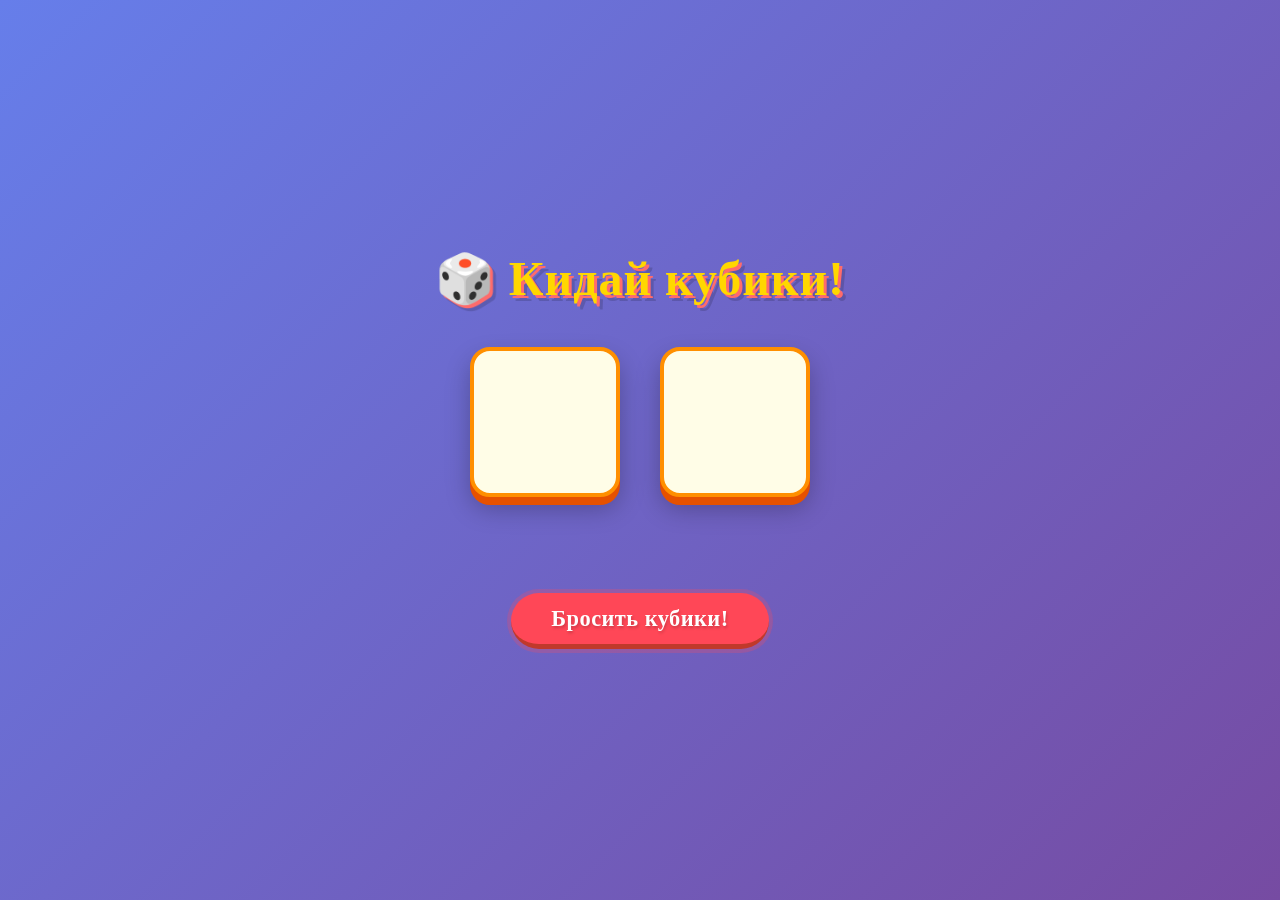
<file: Practice 3/dice-randomizer/index.html>
<!DOCTYPE html>
<html lang="ru">
<head>
  <meta charset="UTF-8">
  <meta name="viewport" content="width=device-width, initial-scale=1.0">
  <title>🎲 Dice Randomizer</title>
  <link rel="stylesheet" href="style.css">
</head>
<body>
  <main class="container">
    <h1>🎲 Кидай кубики!</h1>
    <section class="dice-area">
      <div class="die" id="die-1"></div>
      <div class="die" id="die-2"></div>
    </section>
    <p class="sum-display" id="sum-display"></p>
    <button class="roll-button" id="roll-button">Бросить кубики!</button>
  </main>
  <script src="app.js"></script>
</body>
</html>
</file>
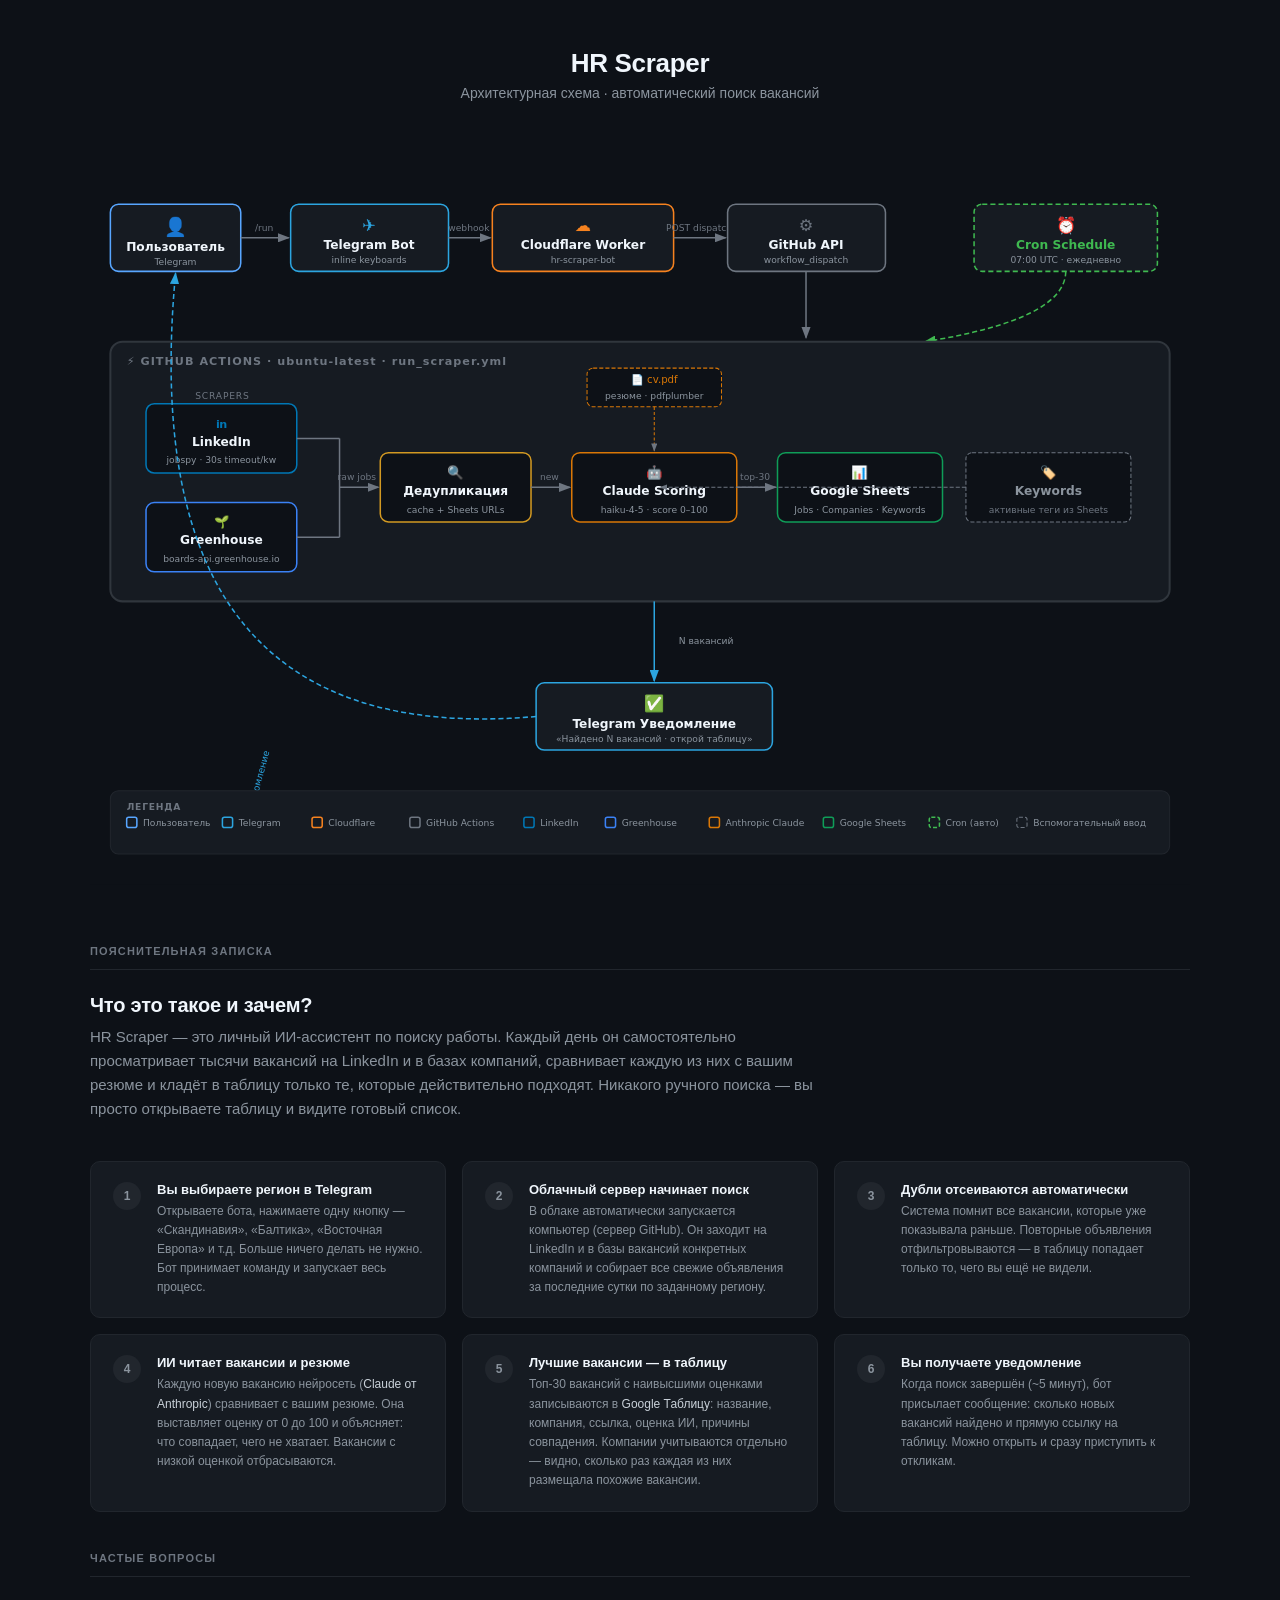
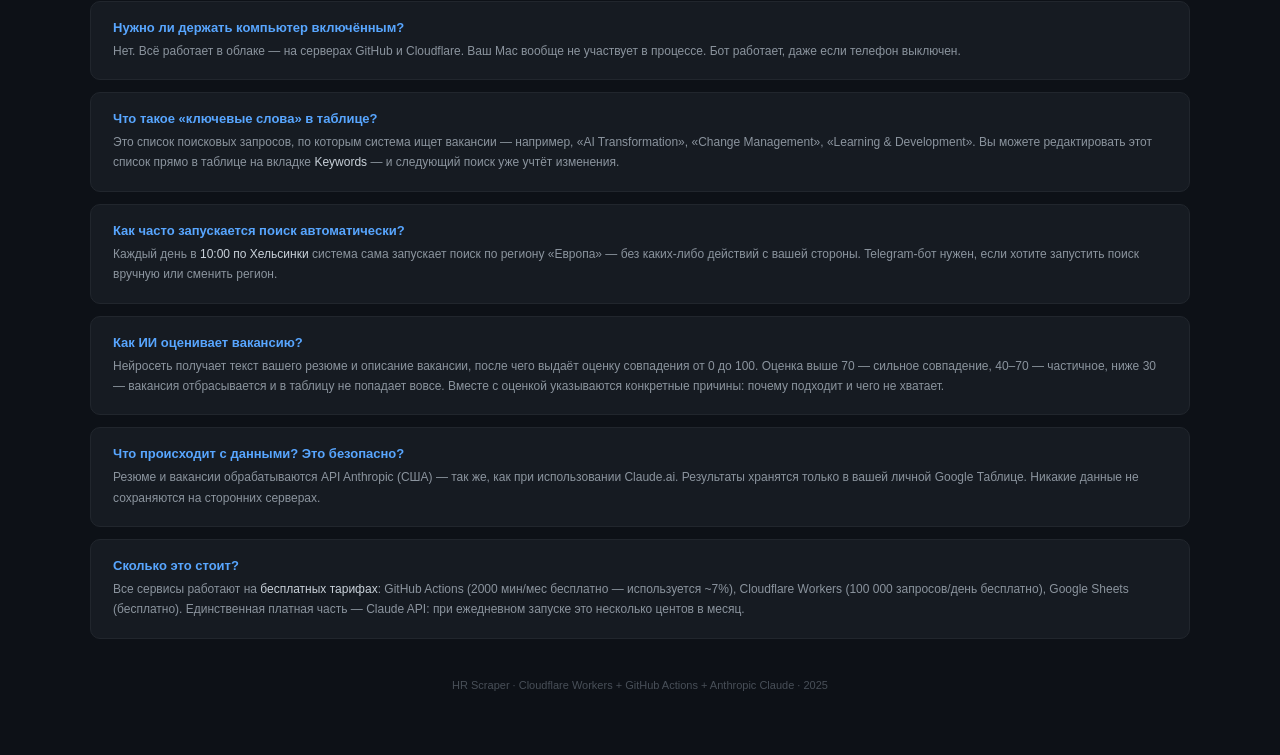
<file: Practice 4 (HR scraper)/architecture.html>
<!DOCTYPE html>
<html lang="ru">
<head>
<meta charset="UTF-8">
<meta name="viewport" content="width=device-width, initial-scale=1.0">
<title>HR Scraper — Architecture</title>
<style>
* { margin: 0; padding: 0; box-sizing: border-box; }
body {
  background: #0d1117;
  font-family: -apple-system, BlinkMacSystemFont, 'Segoe UI', Arial, sans-serif;
  display: flex;
  flex-direction: column;
  align-items: center;
  padding: 48px 24px 64px;
  min-height: 100vh;
}
h1 {
  font-size: 26px;
  font-weight: 700;
  color: #f0f6fc;
  margin-bottom: 6px;
  letter-spacing: -0.3px;
}
.subtitle {
  color: #8b949e;
  font-size: 14px;
  margin-bottom: 40px;
}
.wrap {
  width: 100%;
  max-width: 1100px;
  overflow-x: auto;
}

/* ── Пояснительная записка ── */
.explainer {
  width: 100%;
  max-width: 1100px;
  margin-top: 56px;
}
.explainer-header {
  font-size: 11px;
  font-weight: 700;
  letter-spacing: 1.2px;
  color: #6e7681;
  text-transform: uppercase;
  margin-bottom: 24px;
  padding-bottom: 12px;
  border-bottom: 1px solid #21262d;
}
.explainer h2 {
  font-size: 20px;
  font-weight: 700;
  color: #f0f6fc;
  margin-bottom: 8px;
  letter-spacing: -0.2px;
}
.explainer .lead {
  font-size: 15px;
  color: #8b949e;
  margin-bottom: 40px;
  line-height: 1.6;
  max-width: 740px;
}
.steps {
  display: grid;
  grid-template-columns: repeat(auto-fill, minmax(320px, 1fr));
  gap: 16px;
  margin-bottom: 40px;
}
.step {
  background: #161b22;
  border: 1px solid #21262d;
  border-radius: 10px;
  padding: 20px 22px;
  display: flex;
  gap: 16px;
  align-items: flex-start;
}
.step-num {
  flex-shrink: 0;
  width: 28px;
  height: 28px;
  border-radius: 50%;
  background: #21262d;
  color: #8b949e;
  font-size: 12px;
  font-weight: 700;
  display: flex;
  align-items: center;
  justify-content: center;
}
.step-body h3 {
  font-size: 13px;
  font-weight: 600;
  color: #f0f6fc;
  margin-bottom: 5px;
}
.step-body p {
  font-size: 12px;
  color: #8b949e;
  line-height: 1.6;
}
.step-body p strong {
  color: #c9d1d9;
  font-weight: 500;
}
.qa {
  display: flex;
  flex-direction: column;
  gap: 12px;
  margin-bottom: 40px;
}
.qa-item {
  background: #161b22;
  border: 1px solid #21262d;
  border-radius: 10px;
  padding: 18px 22px;
}
.qa-item .q {
  font-size: 13px;
  font-weight: 600;
  color: #58a6ff;
  margin-bottom: 6px;
}
.qa-item .a {
  font-size: 12px;
  color: #8b949e;
  line-height: 1.7;
}
.qa-item .a strong {
  color: #c9d1d9;
  font-weight: 500;
}
.footer-note {
  font-size: 11px;
  color: #484f58;
  text-align: center;
  margin-top: 8px;
}
</style>
</head>
<body>

<h1>HR Scraper</h1>
<p class="subtitle">Архитектурная схема · автоматический поиск вакансий</p>

<div class="wrap">
<svg viewBox="0 0 1080 730" xmlns="http://www.w3.org/2000/svg" style="width:100%;height:auto;">
<defs>
  <style>
    text { font-family: 'Segoe UI', system-ui, -apple-system, Arial, sans-serif; }
  </style>
  <marker id="arr" markerWidth="8" markerHeight="6" refX="7" refY="3" orient="auto">
    <polygon points="0 0, 8 3, 0 6" fill="#6e7681"/>
  </marker>
  <marker id="arr-teal" markerWidth="8" markerHeight="6" refX="7" refY="3" orient="auto">
    <polygon points="0 0, 8 3, 0 6" fill="#2CA5E0"/>
  </marker>
  <marker id="arr-green" markerWidth="8" markerHeight="6" refX="7" refY="3" orient="auto">
    <polygon points="0 0, 8 3, 0 6" fill="#3fb950"/>
  </marker>
</defs>

<!-- Background -->
<rect width="1080" height="730" fill="#0d1117"/>

<!-- ══════════════════════════════════════════
     TOP ROW — Trigger chain
══════════════════════════════════════════ -->

<!-- 1. User -->
<rect x="20"  y="62" width="128" height="66" rx="8" fill="#161b22" stroke="#58a6ff" stroke-width="1.5"/>
<text x="84" y="90"  text-anchor="middle" font-size="18" fill="#58a6ff">👤</text>
<text x="84" y="108" text-anchor="middle" font-size="12" font-weight="600" fill="#f0f6fc">Пользователь</text>
<text x="84" y="122" text-anchor="middle" font-size="9"  fill="#8b949e">Telegram</text>

<!-- Arrow 1→2 -->
<line x1="148" y1="95" x2="195" y2="95" stroke="#6e7681" stroke-width="1.5" marker-end="url(#arr)"/>
<text x="171" y="88" text-anchor="middle" font-size="9" fill="#6e7681">/run</text>

<!-- 2. Telegram Bot -->
<rect x="197" y="62" width="155" height="66" rx="8" fill="#161b22" stroke="#2CA5E0" stroke-width="1.5"/>
<text x="274" y="88"  text-anchor="middle" font-size="16" fill="#2CA5E0">✈️</text>
<text x="274" y="106" text-anchor="middle" font-size="12" font-weight="600" fill="#f0f6fc">Telegram Bot</text>
<text x="274" y="120" text-anchor="middle" font-size="9"  fill="#8b949e">inline keyboards</text>

<!-- Arrow 2→3 -->
<line x1="352" y1="95" x2="393" y2="95" stroke="#6e7681" stroke-width="1.5" marker-end="url(#arr)"/>
<text x="372" y="88" text-anchor="middle" font-size="9" fill="#6e7681">webhook</text>

<!-- 3. Cloudflare Worker -->
<rect x="395" y="62" width="178" height="66" rx="8" fill="#161b22" stroke="#F6821F" stroke-width="1.5"/>
<text x="484" y="88"  text-anchor="middle" font-size="16" fill="#F6821F">☁️</text>
<text x="484" y="106" text-anchor="middle" font-size="12" font-weight="600" fill="#f0f6fc">Cloudflare Worker</text>
<text x="484" y="120" text-anchor="middle" font-size="9"  fill="#8b949e">hr-scraper-bot</text>

<!-- Arrow 3→4 -->
<line x1="573" y1="95" x2="624" y2="95" stroke="#6e7681" stroke-width="1.5" marker-end="url(#arr)"/>
<text x="598" y="88" text-anchor="middle" font-size="9" fill="#6e7681">POST dispatch</text>

<!-- 4. GitHub API -->
<rect x="626" y="62" width="155" height="66" rx="8" fill="#161b22" stroke="#6e7681" stroke-width="1.5"/>
<text x="703" y="88"  text-anchor="middle" font-size="16" fill="#6e7681">⚙️</text>
<text x="703" y="106" text-anchor="middle" font-size="12" font-weight="600" fill="#f0f6fc">GitHub API</text>
<text x="703" y="120" text-anchor="middle" font-size="9"  fill="#8b949e">workflow_dispatch</text>

<!-- 5. Cron (dashed) -->
<rect x="868" y="62" width="180" height="66" rx="8" fill="#161b22" stroke="#3fb950" stroke-width="1.5" stroke-dasharray="5,3"/>
<text x="958" y="88"  text-anchor="middle" font-size="16" fill="#3fb950">⏰</text>
<text x="958" y="106" text-anchor="middle" font-size="12" font-weight="600" fill="#3fb950">Cron Schedule</text>
<text x="958" y="120" text-anchor="middle" font-size="9"  fill="#8b949e">07:00 UTC · ежедневно</text>

<!-- Arrow 4→GA (vertical) -->
<line x1="703" y1="128" x2="703" y2="193" stroke="#6e7681" stroke-width="1.5" marker-end="url(#arr)"/>

<!-- Arrow Cron→GA (curved, green dashed) -->
<path d="M 958 128 Q 958 175 820 197" stroke="#3fb950" stroke-width="1.5" stroke-dasharray="5,3" fill="none" marker-end="url(#arr-green)"/>

<!-- ══════════════════════════════════════════
     GITHUB ACTIONS BIG BOX
══════════════════════════════════════════ -->
<rect x="20" y="197" width="1040" height="255" rx="12" fill="#161b22" stroke="#30363d" stroke-width="2"/>
<text x="36" y="220" font-size="11" font-weight="700" fill="#6e7681" letter-spacing="1">⚡  GITHUB ACTIONS  ·  ubuntu-latest  ·  run_scraper.yml</text>

<!-- Scrapers sub-label -->
<text x="130" y="253" text-anchor="middle" font-size="9" fill="#6e7681" letter-spacing="0.8">SCRAPERS</text>

<!-- LinkedIn -->
<rect x="55" y="258" width="148" height="68" rx="8" fill="#0d1117" stroke="#0077B5" stroke-width="1.5"/>
<text x="129" y="282" text-anchor="middle" font-size="11" font-weight="700" fill="#0077B5" letter-spacing="-0.5">in</text>
<text x="129" y="299" text-anchor="middle" font-size="12" font-weight="600" fill="#f0f6fc">LinkedIn</text>
<text x="129" y="316" text-anchor="middle" font-size="9"  fill="#8b949e">jobspy · 30s timeout/kw</text>

<!-- Greenhouse -->
<rect x="55" y="355" width="148" height="68" rx="8" fill="#0d1117" stroke="#3B82F6" stroke-width="1.5"/>
<text x="129" y="378" text-anchor="middle" font-size="12" fill="#3B82F6">🌱</text>
<text x="129" y="396" text-anchor="middle" font-size="12" font-weight="600" fill="#f0f6fc">Greenhouse</text>
<text x="129" y="413" text-anchor="middle" font-size="9"  fill="#8b949e">boards-api.greenhouse.io</text>

<!-- Y-connector: linkedin.right + greenhouse.right → dedup.left -->
<!-- linkedin right edge (203, 292), greenhouse right edge (203, 389) -->
<line x1="203" y1="292" x2="245" y2="292" stroke="#6e7681" stroke-width="1.5"/>
<line x1="203" y1="389" x2="245" y2="389" stroke="#6e7681" stroke-width="1.5"/>
<line x1="245" y1="292" x2="245" y2="389" stroke="#6e7681" stroke-width="1.5"/>
<line x1="245" y1="340" x2="283" y2="340" stroke="#6e7681" stroke-width="1.5" marker-end="url(#arr)"/>
<text x="262" y="333" text-anchor="middle" font-size="9" fill="#6e7681">raw jobs</text>

<!-- Dedup -->
<rect x="285" y="306" width="148" height="68" rx="8" fill="#0d1117" stroke="#d29922" stroke-width="1.5"/>
<text x="359" y="330" text-anchor="middle" font-size="13" fill="#d29922">🔍</text>
<text x="359" y="348" text-anchor="middle" font-size="12" font-weight="600" fill="#f0f6fc">Дедупликация</text>
<text x="359" y="365" text-anchor="middle" font-size="9"  fill="#8b949e">cache + Sheets URLs</text>

<!-- Arrow dedup→claude -->
<line x1="433" y1="340" x2="471" y2="340" stroke="#6e7681" stroke-width="1.5" marker-end="url(#arr)"/>
<text x="451" y="333" text-anchor="middle" font-size="9" fill="#6e7681">new</text>

<!-- Claude Scoring -->
<rect x="473" y="306" width="162" height="68" rx="8" fill="#0d1117" stroke="#D97706" stroke-width="1.5"/>
<text x="554" y="330" text-anchor="middle" font-size="13" fill="#D97706">🤖</text>
<text x="554" y="348" text-anchor="middle" font-size="12" font-weight="600" fill="#f0f6fc">Claude Scoring</text>
<text x="554" y="365" text-anchor="middle" font-size="9"  fill="#8b949e">haiku-4-5 · score 0–100</text>

<!-- cv.pdf label above Claude (dashed input) -->
<rect x="488" y="223" width="132" height="38" rx="6" fill="#0d1117" stroke="#D97706" stroke-width="1" stroke-dasharray="4,2"/>
<text x="554" y="238" text-anchor="middle" font-size="10" fill="#D97706">📄 cv.pdf</text>
<text x="554" y="253" text-anchor="middle" font-size="9"  fill="#8b949e">резюме · pdfplumber</text>
<line x1="554" y1="261" x2="554" y2="304" stroke="#D97706" stroke-width="1" stroke-dasharray="3,2" marker-end="url(#arr)"/>

<!-- Arrow claude→sheets -->
<line x1="635" y1="340" x2="673" y2="340" stroke="#6e7681" stroke-width="1.5" marker-end="url(#arr)"/>
<text x="653" y="333" text-anchor="middle" font-size="9" fill="#6e7681">top-30</text>

<!-- Google Sheets -->
<rect x="675" y="306" width="162" height="68" rx="8" fill="#0d1117" stroke="#0F9D58" stroke-width="1.5"/>
<text x="756" y="330" text-anchor="middle" font-size="13" fill="#0F9D58">📊</text>
<text x="756" y="348" text-anchor="middle" font-size="12" font-weight="600" fill="#f0f6fc">Google Sheets</text>
<text x="756" y="365" text-anchor="middle" font-size="9"  fill="#8b949e">Jobs · Companies · Keywords</text>

<!-- Keywords input to scrapers (dashed) -->
<rect x="860" y="306" width="162" height="68" rx="6" fill="#0d1117" stroke="#6e7681" stroke-width="1" stroke-dasharray="4,2"/>
<text x="941" y="330" text-anchor="middle" font-size="13" fill="#6e7681">🏷️</text>
<text x="941" y="348" text-anchor="middle" font-size="12" font-weight="600" fill="#8b949e">Keywords</text>
<text x="941" y="365" text-anchor="middle" font-size="9"  fill="#6e7681">активные теги из Sheets</text>
<!-- Arrow keywords→scrapers (up-and-left to scrapers area) -->
<line x1="860" y1="340" x2="560" y2="340" stroke="#6e7681" stroke-width="1" stroke-dasharray="4,2" marker-end="url(#arr)"/>

<!-- ══════════════════════════════════════════
     BELOW GA — Output
══════════════════════════════════════════ -->

<!-- Arrow from GA box → Telegram Notify -->
<line x1="554" y1="452" x2="554" y2="530" stroke="#2CA5E0" stroke-width="1.5" marker-end="url(#arr-teal)"/>
<text x="578" y="494" text-anchor="start" font-size="9" fill="#8b949e">N вакансий</text>

<!-- Telegram Notification -->
<rect x="438" y="532" width="232" height="66" rx="8" fill="#161b22" stroke="#2CA5E0" stroke-width="1.5"/>
<text x="554" y="558" text-anchor="middle" font-size="16" fill="#2CA5E0">✅</text>
<text x="554" y="576" text-anchor="middle" font-size="12" font-weight="600" fill="#f0f6fc">Telegram Уведомление</text>
<text x="554" y="590" text-anchor="middle" font-size="9"  fill="#8b949e">«Найдено N вакансий · открой таблицу»</text>

<!-- Curved feedback arrow: Telegram Notify → User -->
<path d="M 438 565 Q 40 600 84 130" stroke="#2CA5E0" stroke-width="1.5" stroke-dasharray="5,3" fill="none" marker-end="url(#arr-teal)"/>
<text x="168" y="630" text-anchor="middle" font-size="9" fill="#2CA5E0" transform="rotate(-75 168 630)">уведомление</text>

<!-- ══════════════════════════════════════════
     LEGEND
══════════════════════════════════════════ -->
<rect x="20" y="638" width="1040" height="62" rx="8" fill="#161b22" stroke="#21262d" stroke-width="1"/>
<text x="36" y="657" font-size="9" font-weight="700" fill="#6e7681" letter-spacing="0.8">ЛЕГЕНДА</text>

<!-- items -->
<rect x="36"  y="664" width="10" height="10" rx="2" fill="none" stroke="#58a6ff" stroke-width="1.5"/>
<text x="52"  y="673" font-size="9" fill="#8b949e">Пользователь</text>

<rect x="130" y="664" width="10" height="10" rx="2" fill="none" stroke="#2CA5E0" stroke-width="1.5"/>
<text x="146" y="673" font-size="9" fill="#8b949e">Telegram</text>

<rect x="218" y="664" width="10" height="10" rx="2" fill="none" stroke="#F6821F" stroke-width="1.5"/>
<text x="234" y="673" font-size="9" fill="#8b949e">Cloudflare</text>

<rect x="314" y="664" width="10" height="10" rx="2" fill="none" stroke="#6e7681" stroke-width="1.5"/>
<text x="330" y="673" font-size="9" fill="#8b949e">GitHub Actions</text>

<rect x="426" y="664" width="10" height="10" rx="2" fill="none" stroke="#0077B5" stroke-width="1.5"/>
<text x="442" y="673" font-size="9" fill="#8b949e">LinkedIn</text>

<rect x="506" y="664" width="10" height="10" rx="2" fill="none" stroke="#3B82F6" stroke-width="1.5"/>
<text x="522" y="673" font-size="9" fill="#8b949e">Greenhouse</text>

<rect x="608" y="664" width="10" height="10" rx="2" fill="none" stroke="#D97706" stroke-width="1.5"/>
<text x="624" y="673" font-size="9" fill="#8b949e">Anthropic Claude</text>

<rect x="720" y="664" width="10" height="10" rx="2" fill="none" stroke="#0F9D58" stroke-width="1.5"/>
<text x="736" y="673" font-size="9" fill="#8b949e">Google Sheets</text>

<rect x="824" y="664" width="10" height="10" rx="2" fill="none" stroke="#3fb950" stroke-width="1.5" stroke-dasharray="4,2"/>
<text x="840" y="673" font-size="9" fill="#8b949e">Cron (авто)</text>

<rect x="910" y="664" width="10" height="10" rx="2" fill="none" stroke="#6e7681" stroke-width="1" stroke-dasharray="4,2"/>
<text x="926" y="673" font-size="9" fill="#8b949e">Вспомогательный ввод</text>

</svg>
</div>

<!-- ══════════════════════════════════════════
     ПОЯСНИТЕЛЬНАЯ ЗАПИСКА
══════════════════════════════════════════ -->
<div class="explainer">

  <div class="explainer-header">Пояснительная записка</div>

  <h2>Что это такое и зачем?</h2>
  <p class="lead">
    HR Scraper — это личный ИИ-ассистент по поиску работы. Каждый день он самостоятельно
    просматривает тысячи вакансий на LinkedIn и в базах компаний, сравнивает каждую из них
    с вашим резюме и кладёт в таблицу только те, которые действительно подходят.
    Никакого ручного поиска — вы просто открываете таблицу и видите готовый список.
  </p>

  <div class="steps">

    <div class="step">
      <div class="step-num">1</div>
      <div class="step-body">
        <h3>Вы выбираете регион в Telegram</h3>
        <p>Открываете бота, нажимаете одну кнопку — «Скандинавия», «Балтика», «Восточная Европа» и т.д.
        Больше ничего делать не нужно. Бот принимает команду и запускает весь процесс.</p>
      </div>
    </div>

    <div class="step">
      <div class="step-num">2</div>
      <div class="step-body">
        <h3>Облачный сервер начинает поиск</h3>
        <p>В облаке автоматически запускается компьютер (сервер GitHub). Он заходит на LinkedIn
        и в базы вакансий конкретных компаний и собирает все свежие объявления за последние сутки
        по заданному региону.</p>
      </div>
    </div>

    <div class="step">
      <div class="step-num">3</div>
      <div class="step-body">
        <h3>Дубли отсеиваются автоматически</h3>
        <p>Система помнит все вакансии, которые уже показывала раньше. Повторные объявления
        отфильтровываются — в таблицу попадает только то, чего вы ещё не видели.</p>
      </div>
    </div>

    <div class="step">
      <div class="step-num">4</div>
      <div class="step-body">
        <h3>ИИ читает вакансии и резюме</h3>
        <p>Каждую новую вакансию нейросеть (<strong>Claude от Anthropic</strong>) сравнивает
        с вашим резюме. Она выставляет оценку от 0 до 100 и объясняет: что совпадает,
        чего не хватает. Вакансии с низкой оценкой отбрасываются.</p>
      </div>
    </div>

    <div class="step">
      <div class="step-num">5</div>
      <div class="step-body">
        <h3>Лучшие вакансии — в таблицу</h3>
        <p>Топ-30 вакансий с наивысшими оценками записываются в <strong>Google Таблицу</strong>:
        название, компания, ссылка, оценка ИИ, причины совпадения. Компании учитываются отдельно
        — видно, сколько раз каждая из них размещала похожие вакансии.</p>
      </div>
    </div>

    <div class="step">
      <div class="step-num">6</div>
      <div class="step-body">
        <h3>Вы получаете уведомление</h3>
        <p>Когда поиск завершён (~5 минут), бот присылает сообщение: сколько новых вакансий найдено
        и прямую ссылку на таблицу. Можно открыть и сразу приступить к откликам.</p>
      </div>
    </div>

  </div>

  <!-- Q&A -->
  <div class="explainer-header" style="margin-top:0">Частые вопросы</div>

  <div class="qa">

    <div class="qa-item">
      <div class="q">Нужно ли держать компьютер включённым?</div>
      <div class="a">Нет. Всё работает в облаке — на серверах GitHub и Cloudflare. Ваш Mac вообще не
      участвует в процессе. Бот работает, даже если телефон выключен.</div>
    </div>

    <div class="qa-item">
      <div class="q">Что такое «ключевые слова» в таблице?</div>
      <div class="a">Это список поисковых запросов, по которым система ищет вакансии — например,
      «AI Transformation», «Change Management», «Learning & Development». Вы можете редактировать
      этот список прямо в таблице на вкладке <strong>Keywords</strong> — и следующий поиск
      уже учтёт изменения.</div>
    </div>

    <div class="qa-item">
      <div class="q">Как часто запускается поиск автоматически?</div>
      <div class="a">Каждый день в <strong>10:00 по Хельсинки</strong> система сама запускает поиск
      по региону «Европа» — без каких-либо действий с вашей стороны. Telegram-бот нужен,
      если хотите запустить поиск вручную или сменить регион.</div>
    </div>

    <div class="qa-item">
      <div class="q">Как ИИ оценивает вакансию?</div>
      <div class="a">Нейросеть получает текст вашего резюме и описание вакансии, после чего выдаёт
      оценку совпадения от 0 до 100. Оценка выше 70 — сильное совпадение, 40–70 — частичное,
      ниже 30 — вакансия отбрасывается и в таблицу не попадает вовсе. Вместе с оценкой
      указываются конкретные причины: почему подходит и чего не хватает.</div>
    </div>

    <div class="qa-item">
      <div class="q">Что происходит с данными? Это безопасно?</div>
      <div class="a">Резюме и вакансии обрабатываются API Anthropic (США) — так же, как при использовании
      Claude.ai. Результаты хранятся только в вашей личной Google Таблице. Никакие данные
      не сохраняются на сторонних серверах.</div>
    </div>

    <div class="qa-item">
      <div class="q">Сколько это стоит?</div>
      <div class="a">Все сервисы работают на <strong>бесплатных тарифах</strong>: GitHub Actions
      (2000 мин/мес бесплатно — используется ~7%), Cloudflare Workers (100 000 запросов/день бесплатно),
      Google Sheets (бесплатно). Единственная платная часть — Claude API: при ежедневном запуске
      это несколько центов в месяц.</div>
    </div>

  </div>

  <p class="footer-note">HR Scraper · Cloudflare Workers + GitHub Actions + Anthropic Claude · 2025</p>

</div>

</body>
</html>
</file>
<file: Practice 3/dice-randomizer/style.css>
* {
  box-sizing: border-box;
  margin: 0;
  padding: 0;
}

body {
  min-height: 100vh;
  background: linear-gradient(135deg, #667eea 0%, #764ba2 100%);
  display: flex;
  align-items: center;
  justify-content: center;
  font-family: 'Comic Sans MS', 'Chalkboard SE', cursive;
  padding: 1rem;
}

.container {
  text-align: center;
  width: 100%;
  max-width: 600px;
}

h1 {
  color: #FFD700;
  font-size: clamp(1.8rem, 5vw, 3rem);
  text-shadow: 3px 3px 0 #FF6B6B, 6px 6px 0 rgba(0, 0, 0, 0.15);
  margin-bottom: 2.5rem;
  letter-spacing: 0.02em;
}

.dice-area {
  display: flex;
  gap: clamp(1rem, 4vw, 2.5rem);
  justify-content: center;
  margin-bottom: 1.5rem;
  flex-wrap: wrap;
}

.die {
  width: clamp(110px, 25vw, 150px);
  height: clamp(110px, 25vw, 150px);
  background: #FFFDE7;
  border: 4px solid #FF8F00;
  border-radius: 20px;
  box-shadow: 0 8px 0 #E65100, 0 12px 24px rgba(0, 0, 0, 0.25);
  display: grid;
  grid-template-columns: repeat(3, 1fr);
  grid-template-rows: repeat(3, 1fr);
  padding: clamp(10px, 2.5vw, 16px);
  gap: 3px;
}

.dot-slot {
  display: flex;
  align-items: center;
  justify-content: center;
}

.dot {
  width: 70%;
  height: 70%;
  background: #2C3E50;
  border-radius: 50%;
  box-shadow: inset 0 2px 4px rgba(0, 0, 0, 0.35);
}

@keyframes roll {
  0%   { transform: rotate(0deg)   scale(1);    filter: blur(0); }
  15%  { transform: rotate(-22deg) scale(0.88); filter: blur(2px); }
  30%  { transform: rotate(22deg)  scale(1.10); filter: blur(2px); }
  45%  { transform: rotate(-18deg) scale(0.92); filter: blur(1px); }
  60%  { transform: rotate(18deg)  scale(1.08); filter: blur(1px); }
  75%  { transform: rotate(-10deg) scale(0.96); filter: blur(0); }
  90%  { transform: rotate(5deg)   scale(1.02); filter: blur(0); }
  100% { transform: rotate(0deg)   scale(1);    filter: blur(0); }
}

.die.rolling {
  animation: roll 1s cubic-bezier(0.36, 0.07, 0.19, 0.97) both;
}

.sum-display {
  min-height: 3rem;
  font-size: clamp(1.4rem, 4vw, 2.2rem);
  font-weight: bold;
  color: #FFD700;
  text-shadow: 2px 2px 0 rgba(0, 0, 0, 0.25);
  margin-bottom: 1.5rem;
  letter-spacing: 0.03em;
}

.roll-button {
  background: #FF4757;
  color: #fff;
  border: none;
  border-bottom: 5px solid #C0392B;
  border-radius: 50px;
  font-size: clamp(1.1rem, 3vw, 1.4rem);
  font-family: inherit;
  font-weight: bold;
  padding: 0.8rem 2.5rem;
  cursor: pointer;
  transition: background 0.2s, transform 0.1s, border-bottom-width 0.1s;
  text-shadow: 1px 2px 3px rgba(0, 0, 0, 0.2);
  box-shadow: 0 0 0 4px rgba(255, 71, 87, 0.25);
  letter-spacing: 0.02em;
}

.roll-button:hover:not(:disabled) {
  background: #2ED573;
  border-bottom-color: #1DB954;
  box-shadow: 0 0 0 4px rgba(46, 213, 115, 0.3);
}

.roll-button:active:not(:disabled) {
  transform: translateY(3px);
  border-bottom-width: 2px;
}

.roll-button:disabled {
  opacity: 0.55;
  cursor: not-allowed;
}
</file>
